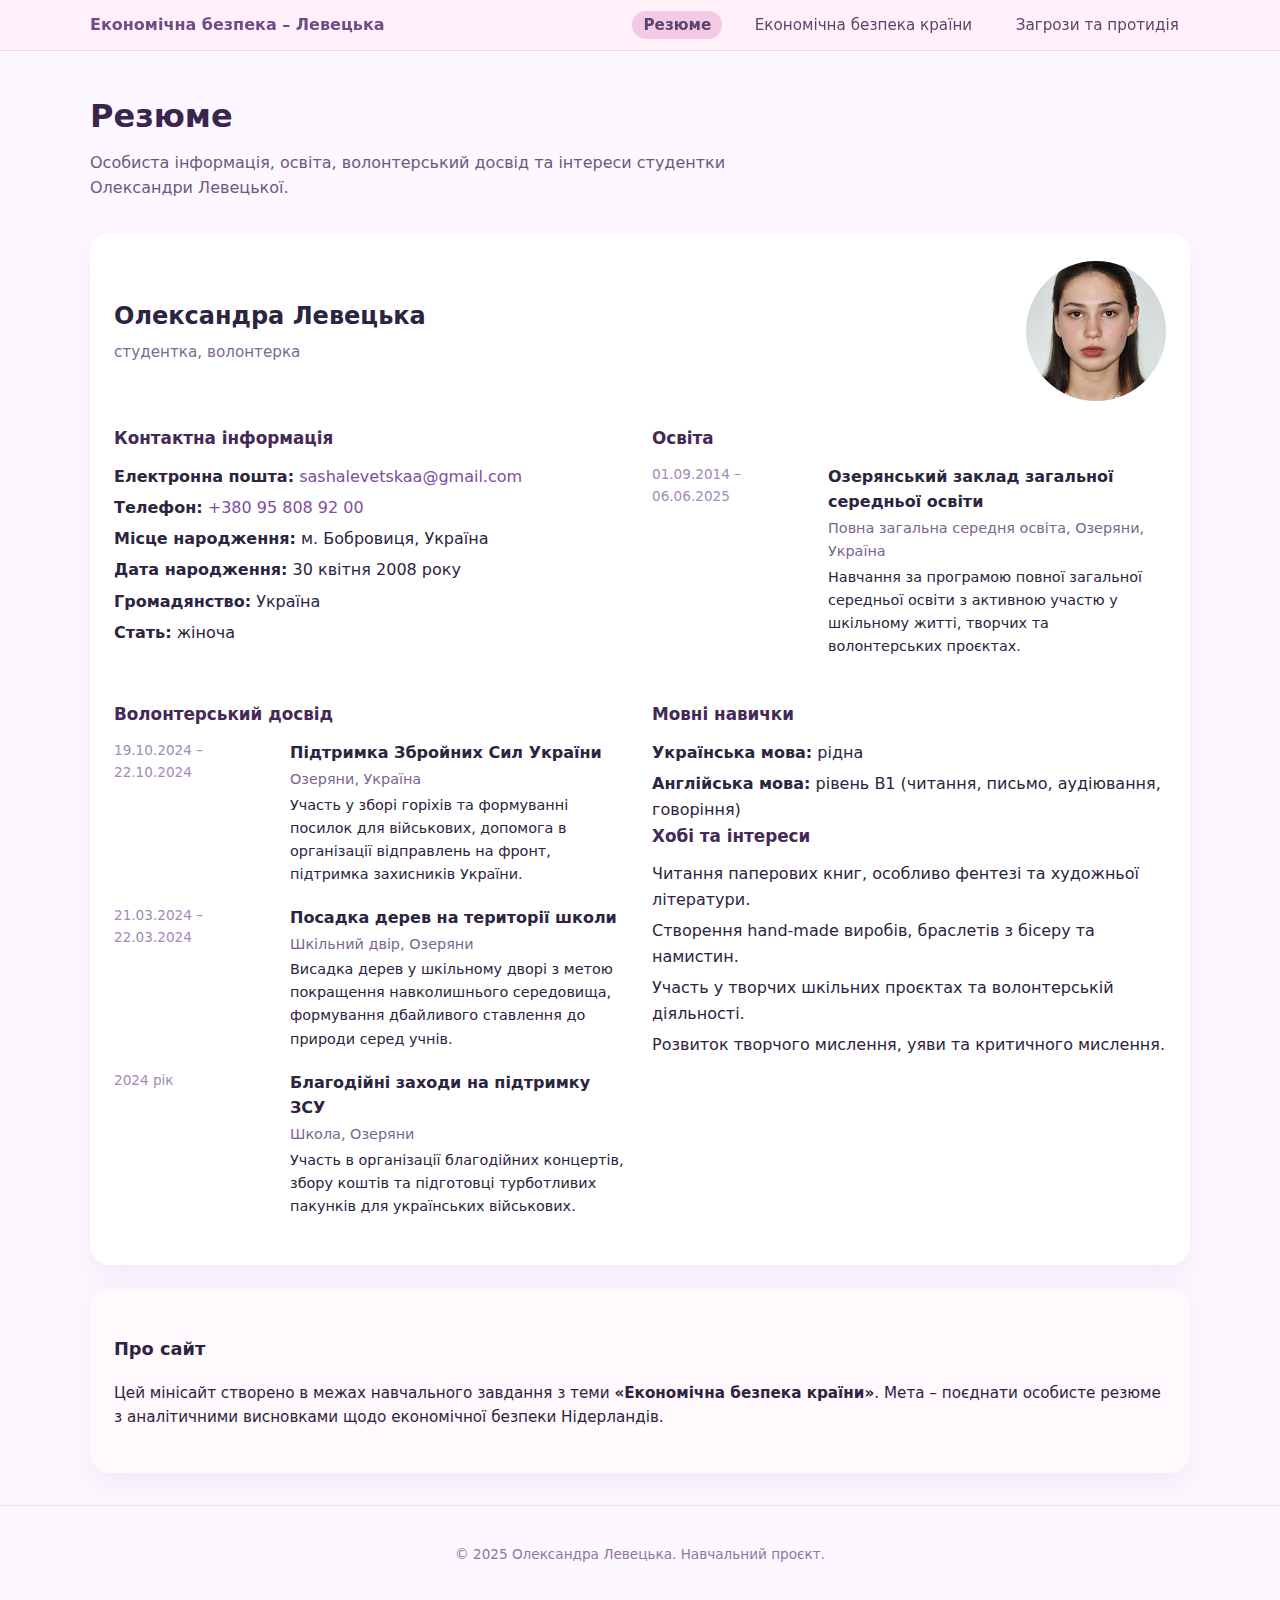
<file: index.html>
<!DOCTYPE html>
<html lang="uk">
<head>
    <meta charset="UTF-8">
    <title>Резюме – Олександра Левецька</title>
    <meta name="viewport" content="width=device-width, initial-scale=1.0">
    <link rel="stylesheet" href="main.css">
</head>
<body>
<header class="site-header">
    <div class="container header-inner">
        <div class="logo">Економічна безпека – Левецька</div>
        <nav class="main-nav">
            <a href="index.html" class="active">Резюме</a>
            <a href="security.html">Економічна безпека країни</a>
            <a href="threats.html">Загрози та протидія</a>
        </nav>
    </div>
</header>

<main class="container">
    <section class="hero">
        <div class="hero-text">
            <h1>Резюме</h1>
            <p class="subtitle">
                Особиста інформація, освіта, волонтерський досвід та інтереси
                студентки Олександри Левецької.
            </p>
        </div>
    </section>

    <section class="card resume-card">
        <div class="resume-header">
            <div>
                <h2>Олександра Левецька</h2>
                <p class="muted">студентка, волонтерка</p>
            </div>
            <div class="resume-photo">
                <img src="profile.jpg" alt="Фото Олександри Левецької">
            </div>
        </div>

        <div class="resume-grid">
            <div class="resume-section">
                <h3>Контактна інформація</h3>
                <ul class="info-list">
                    <li><strong>Електронна пошта:</strong> <a href="mailto:sashalevetskaa@gmail.com">sashalevetskaa@gmail.com</a></li>
                    <li><strong>Телефон:</strong> <a href="tel:+380958089200">+380 95 808 92 00</a></li>
                    <li><strong>Місце народження:</strong> м. Бобровиця, Україна</li>
                    <li><strong>Дата народження:</strong> 30 квітня 2008 року</li>
                    <li><strong>Громадянство:</strong> Україна</li>
                    <li><strong>Стать:</strong> жіноча</li>
                </ul>
            </div>

            <div class="resume-section">
                <h3>Освіта</h3>
                <div class="timeline-item">
                    <div class="timeline-dates">01.09.2014 – 06.06.2025</div>
                    <div>
                        <p class="item-title">Озерянський заклад загальної середньої освіти</p>
                        <p class="item-subtitle">Повна загальна середня освіта, Озеряни, Україна</p>
                        <p class="item-text">
                            Навчання за програмою повної загальної середньої освіти з активною участю
                            у шкільному житті, творчих та волонтерських проєктах.
                        </p>
                    </div>
                </div>
            </div>

            <div class="resume-section">
                <h3>Волонтерський досвід</h3>

                <div class="timeline-item">
                    <div class="timeline-dates">19.10.2024 – 22.10.2024</div>
                    <div>
                        <p class="item-title">Підтримка Збройних Сил України</p>
                        <p class="item-subtitle">Озеряни, Україна</p>
                        <p class="item-text">
                            Участь у зборі горіхів та формуванні посилок для військових,
                            допомога в організації відправлень на фронт, підтримка захисників України.
                        </p>
                    </div>
                </div>

                <div class="timeline-item">
                    <div class="timeline-dates">21.03.2024 – 22.03.2024</div>
                    <div>
                        <p class="item-title">Посадка дерев на території школи</p>
                        <p class="item-subtitle">Шкільний двір, Озеряни</p>
                        <p class="item-text">
                            Висадка дерев у шкільному дворі з метою покращення навколишнього
                            середовища, формування дбайливого ставлення до природи серед учнів.
                        </p>
                    </div>
                </div>

                <div class="timeline-item">
                    <div class="timeline-dates">2024 рік</div>
                    <div>
                        <p class="item-title">Благодійні заходи на підтримку ЗСУ</p>
                        <p class="item-subtitle">Школа, Озеряни</p>
                        <p class="item-text">
                            Участь в організації благодійних концертів, збору коштів та
                            підготовці турботливих пакунків для українських військових.
                        </p>
                    </div>
                </div>
            </div>

            <div class="resume-section">
                <h3>Мовні навички</h3>
                <ul class="info-list">
                    <li><strong>Українська мова:</strong> рідна</li>
                    <li><strong>Англійська мова:</strong> рівень B1 (читання, письмо, аудіювання, говоріння)</li>
                </ul>

                <h3>Хобі та інтереси</h3>
                <ul class="info-list">
                    <li>Читання паперових книг, особливо фентезі та художньої літератури.</li>
                    <li>Створення hand-made виробів, браслетів з бісеру та намистин.</li>
                    <li>Участь у творчих шкільних проєктах та волонтерській діяльності.</li>
                    <li>Розвиток творчого мислення, уяви та критичного мислення.</li>
                </ul>
            </div>
        </div>
    </section>

    <section class="card small-note">
        <h3>Про сайт</h3>
        <p>
            Цей мінісайт створено в межах навчального завдання з теми
            <strong>«Економічна безпека країни»</strong>. Мета – поєднати особисте
            резюме з аналітичними висновками щодо економічної безпеки Нідерландів.
        </p>
    </section>
</main>

<footer class="site-footer">
    <div class="container">
        <p>© 2025 Олександра Левецька. Навчальний проєкт.</p>
    </div>
</footer>
</body>
</html>
</file>
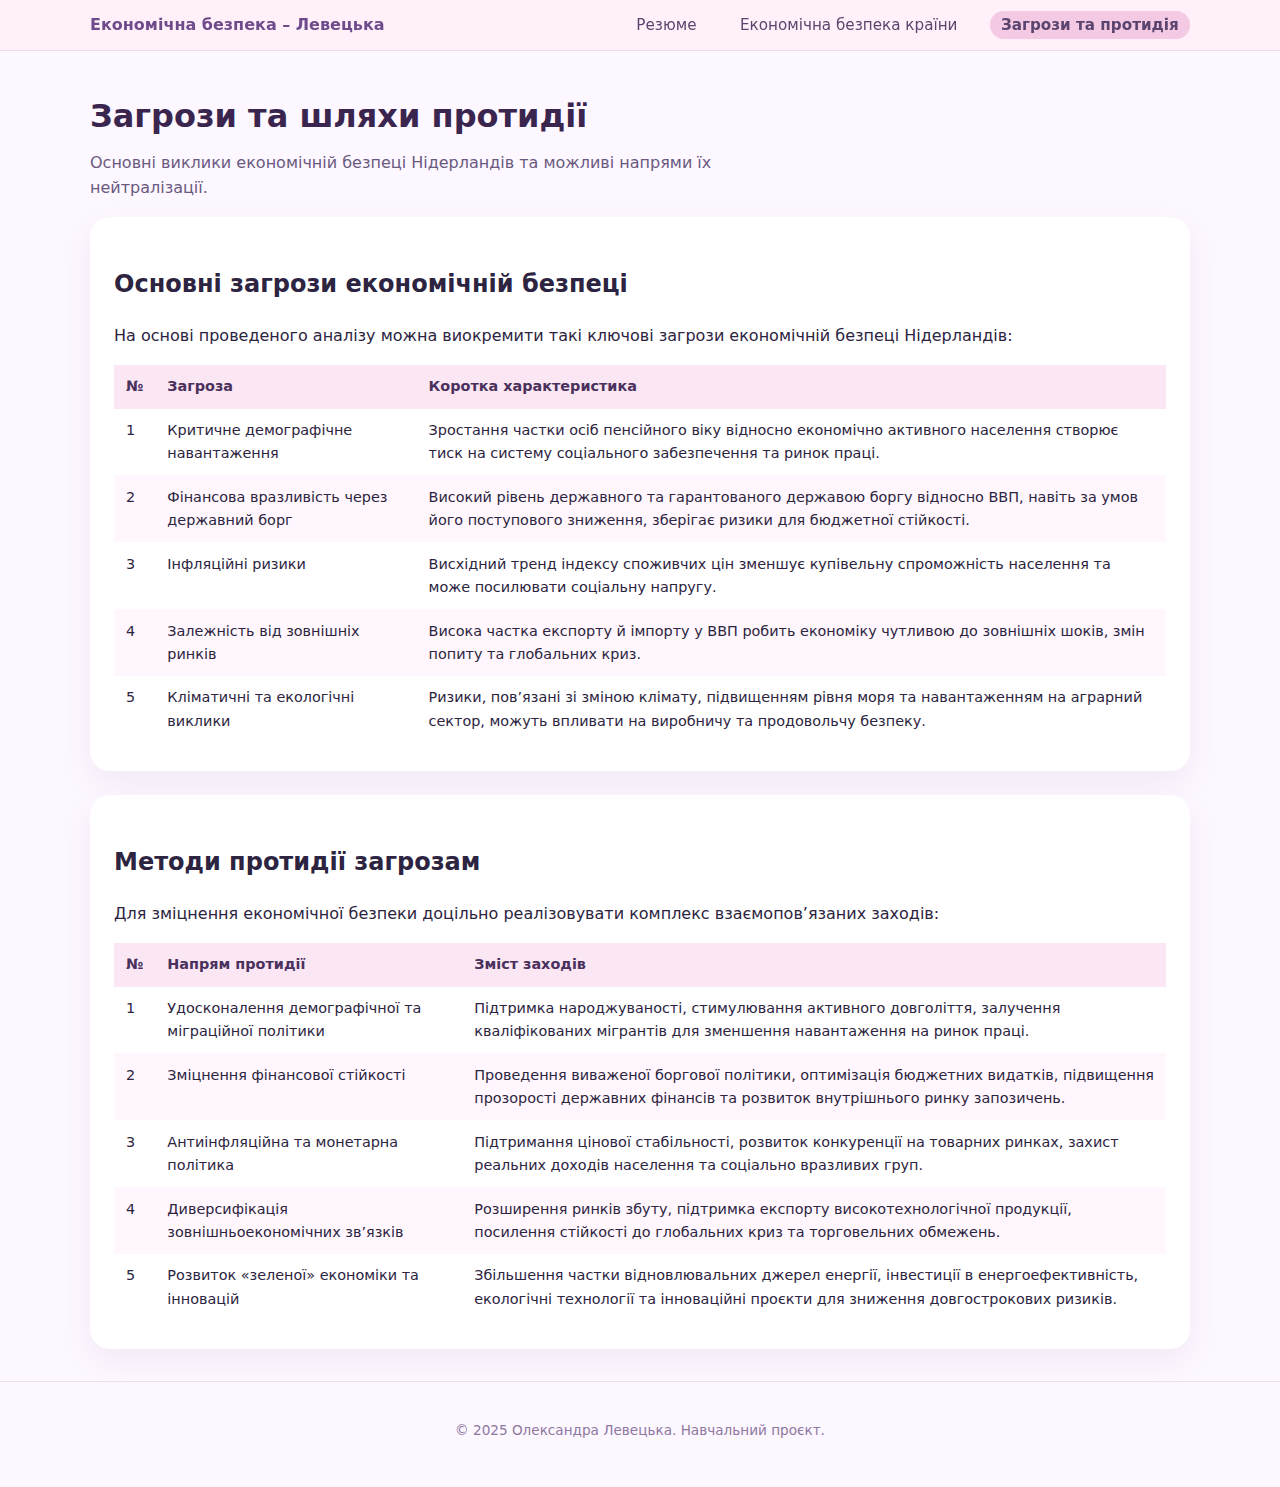
<file: threats.html>
<!DOCTYPE html>
<html lang="uk">
<head>
    <meta charset="UTF-8">
    <title>Загрози та протидія – Левецька</title>
    <meta name="viewport" content="width=device-width, initial-scale=1.0">
    <link rel="stylesheet" href="main.css">
</head>
<body>
<header class="site-header">
    <div class="container header-inner">
        <div class="logo">Економічна безпека – Левецька</div>
        <nav class="main-nav">
            <a href="index.html">Резюме</a>
            <a href="security.html">Економічна безпека країни</a>
            <a href="threats.html" class="active">Загрози та протидія</a>
        </nav>
    </div>
</header>

<main class="container">
    <section class="hero">
        <div class="hero-text">
            <h1>Загрози та шляхи протидії</h1>
            <p class="subtitle">
                Основні виклики економічній безпеці Нідерландів та можливі напрями
                їх нейтралізації.
            </p>
        </div>
    </section>

    <section class="card">
        <h2>Основні загрози економічній безпеці</h2>
        <p>
            На основі проведеного аналізу можна виокремити такі ключові загрози
            економічній безпеці Нідерландів:
        </p>
        <div class="table-wrapper">
            <table>
                <thead>
                    <tr>
                        <th>№</th>
                        <th>Загроза</th>
                        <th>Коротка характеристика</th>
                    </tr>
                </thead>
                <tbody>
                    <tr>
                        <td>1</td>
                        <td>Критичне демографічне навантаження</td>
                        <td>
                            Зростання частки осіб пенсійного віку відносно економічно активного
                            населення створює тиск на систему соціального забезпечення та ринок праці.
                        </td>
                    </tr>
                    <tr>
                        <td>2</td>
                        <td>Фінансова вразливість через державний борг</td>
                        <td>
                            Високий рівень державного та гарантованого державою боргу відносно ВВП,
                            навіть за умов його поступового зниження, зберігає ризики для бюджетної стійкості.
                        </td>
                    </tr>
                    <tr>
                        <td>3</td>
                        <td>Інфляційні ризики</td>
                        <td>
                            Висхідний тренд індексу споживчих цін зменшує купівельну спроможність
                            населення та може посилювати соціальну напругу.
                        </td>
                    </tr>
                    <tr>
                        <td>4</td>
                        <td>Залежність від зовнішніх ринків</td>
                        <td>
                            Висока частка експорту й імпорту у ВВП робить економіку чутливою до
                            зовнішніх шоків, змін попиту та глобальних криз.
                        </td>
                    </tr>
                    <tr>
                        <td>5</td>
                        <td>Кліматичні та екологічні виклики</td>
                        <td>
                            Ризики, пов’язані зі зміною клімату, підвищенням рівня моря та навантаженням
                            на аграрний сектор, можуть впливати на виробничу та продовольчу безпеку.
                        </td>
                    </tr>
                </tbody>
            </table>
        </div>
    </section>

    <section class="card">
        <h2>Методи протидії загрозам</h2>
        <p>
            Для зміцнення економічної безпеки доцільно реалізовувати комплекс
            взаємопов’язаних заходів:
        </p>
        <div class="table-wrapper">
            <table>
                <thead>
                    <tr>
                        <th>№</th>
                        <th>Напрям протидії</th>
                        <th>Зміст заходів</th>
                    </tr>
                </thead>
                <tbody>
                    <tr>
                        <td>1</td>
                        <td>Удосконалення демографічної та міграційної політики</td>
                        <td>
                            Підтримка народжуваності, стимулювання активного довголіття,
                            залучення кваліфікованих мігрантів для зменшення навантаження на ринок праці.
                        </td>
                    </tr>
                    <tr>
                        <td>2</td>
                        <td>Зміцнення фінансової стійкості</td>
                        <td>
                            Проведення виваженої боргової політики, оптимізація бюджетних видатків,
                            підвищення прозорості державних фінансів та розвиток внутрішнього ринку запозичень.
                        </td>
                    </tr>
                    <tr>
                        <td>3</td>
                        <td>Антиінфляційна та монетарна політика</td>
                        <td>
                            Підтримання цінової стабільності, розвиток конкуренції на товарних ринках,
                            захист реальних доходів населення та соціально вразливих груп.
                        </td>
                    </tr>
                    <tr>
                        <td>4</td>
                        <td>Диверсифікація зовнішньоекономічних зв’язків</td>
                        <td>
                            Розширення ринків збуту, підтримка експорту високотехнологічної продукції,
                            посилення стійкості до глобальних криз та торговельних обмежень.
                        </td>
                    </tr>
                    <tr>
                        <td>5</td>
                        <td>Розвиток «зеленої» економіки та інновацій</td>
                        <td>
                            Збільшення частки відновлювальних джерел енергії, інвестиції в енергоефективність,
                            екологічні технології та інноваційні проєкти для зниження довгострокових ризиків.
                        </td>
                    </tr>
                </tbody>
            </table>
        </div>
    </section>
</main>

<footer class="site-footer">
    <div class="container">
        <p>© 2025 Олександра Левецька. Навчальний проєкт.</p>
    </div>
</footer>
</body>
</html>
</file>
<file: main.css>
/* БАЗА */
*,
*::before,
*::after {
    box-sizing: border-box;
}

html {
    scroll-behavior: smooth;
}

body {
    margin: 0;
    font-family: system-ui, -apple-system, BlinkMacSystemFont, "Segoe UI", sans-serif;
    background: #fdf7ff; /* пастельний фон */
    color: #2c2440;
    line-height: 1.6;
}

/* КОНТЕЙНЕР */
.container {
    width: min(1100px, 100% - 2rem);
    margin: 0 auto;
}

/* ХЕДЕР */
.site-header {
    background: rgba(255, 238, 248, 0.9);
    border-bottom: 1px solid #f2d7eb;
    position: sticky;
    top: 0;
    z-index: 10;
    backdrop-filter: blur(10px);
}

.header-inner {
    display: flex;
    align-items: center;
    justify-content: space-between;
    padding: 0.75rem 0;
}

.logo {
    font-weight: 700;
    font-size: 1rem;
    color: #6f4b8b;
}

/* НАВІГАЦІЯ */
.main-nav a {
    text-decoration: none;
    margin-left: 1rem;
    font-size: 0.95rem;
    color: #5b456f;
    padding: 0.3rem 0.7rem;
    border-radius: 999px;
    transition: background 0.2s ease, color 0.2s ease;
}

.main-nav a:hover {
    background: #fbe0f0;
}

.main-nav a.active {
    background: #f3c9e3;
    font-weight: 600;
}

/* ГЕРОЙ-СЕКЦІЯ */
.hero {
    padding: 2.5rem 0 1rem;
}

.hero-text h1 {
    margin: 0 0 0.5rem;
    font-size: 2rem;
    color: #3a254f;
}

.subtitle {
    margin: 0;
    color: #6a5a80;
    max-width: 720px;
}

/* КАРТКИ */
.card {
    background: #ffffff;
    border-radius: 1.25rem;
    padding: 1.75rem 1.5rem;
    margin-bottom: 1.5rem;
    box-shadow: 0 12px 30px rgba(116, 84, 149, 0.08);
}

.small-note {
    font-size: 0.95rem;
    background: #fff8fd;
}

/* РЕЗЮМЕ */
.resume-card {
    margin-top: 1rem;
}

.resume-header {
    display: flex;
    justify-content: space-between;
    align-items: center;
    gap: 1.5rem;
    margin-bottom: 1.5rem;
}

.resume-header h2 {
    margin: 0 0 0.3rem;
}

.muted {
    margin: 0;
    color: #7c6a92;
    font-size: 0.95rem;
}

.resume-photo {
    width: 140px;
    height: 140px;
    border-radius: 999px;
    overflow: hidden;
    flex-shrink: 0;
}

.resume-photo img {
    width: 100%;
    height: 100%;
    object-fit: cover;
}

/* СІТКА РЕЗЮМЕ */
.resume-grid {
    display: grid;
    grid-template-columns: repeat(2, minmax(0, 1fr));
    gap: 1.5rem;
}

.resume-section h3 {
    margin-top: 0;
    margin-bottom: 0.75rem;
    font-size: 1.05rem;
    color: #432956;
}

.info-list {
    list-style: none;
    padding: 0;
    margin: 0;
}

.info-list li + li {
    margin-top: 0.35rem;
}

.info-list a {
    color: #7e4ca1;
    text-decoration: none;
}

.info-list a:hover {
    text-decoration: underline;
}

/* ТАЙМЛАЙН */
.timeline-item {
    display: grid;
    grid-template-columns: 160px minmax(0, 1fr);
    gap: 0.75rem 1rem;
    margin-bottom: 1rem;
}

.timeline-dates {
    font-size: 0.85rem;
    color: #a38ab9;
}

.item-title {
    margin: 0;
    font-weight: 600;
}

.item-subtitle {
    margin: 0.15rem 0;
    font-size: 0.9rem;
    color: #7b658e;
}

.item-text {
    margin: 0.15rem 0 0.2rem;
    font-size: 0.9rem;
}

/* ТАБЛИЦІ */
.table-wrapper {
    width: 100%;
    overflow-x: auto;
}

table {
    width: 100%;
    border-collapse: collapse;
    font-size: 0.9rem;
}

thead {
    background: #fbe6f3;
}

th, td {
    padding: 0.65rem 0.75rem;
    text-align: left;
    vertical-align: top;
}

th {
    font-weight: 600;
    color: #4a315d;
}

tbody tr:nth-child(even) {
    background: #fff7fd;
}

tbody tr:nth-child(odd) {
    background: #ffffff;
}

tbody tr:hover {
    background: #f4e3fa;
}

/* ГРАФІКИ */
.charts-grid {
    display: grid;
    grid-template-columns: repeat(auto-fit, minmax(260px, 1fr));
    gap: 1.5rem;
}

.chart-item h3 {
    margin-top: 0;
    margin-bottom: 0.75rem;
    font-size: 1rem;
    color: #432956;
}

.chart-item canvas {
    background: #fffdfd;
    border-radius: 0.75rem;
    padding: 0.5rem;
    border: 1px solid #f3d6f2;
}

/* ФУТЕР */
.site-footer {
    margin-top: 2rem;
    padding: 1.5rem 0 2rem;
    font-size: 0.85rem;
    color: #8d789f;
    text-align: center;
    border-top: 1px solid #f0ddf0;
}

/* АДАПТИВНІСТЬ */
@media (max-width: 768px) {
    .header-inner {
        flex-direction: column;
        align-items: flex-start;
        gap: 0.5rem;
    }

    .resume-grid {
        grid-template-columns: 1fr;
    }

    .resume-header {
        flex-direction: column;
        align-items: flex-start;
    }

    .timeline-item {
        grid-template-columns: 1fr;
    }
}

@media (max-width: 480px) {
    .hero {
        padding-top: 1.5rem;
    }

    .hero-text h1 {
        font-size: 1.6rem;
    }

    .card {
        padding: 1.25rem 1rem;
    }
}
</file>
